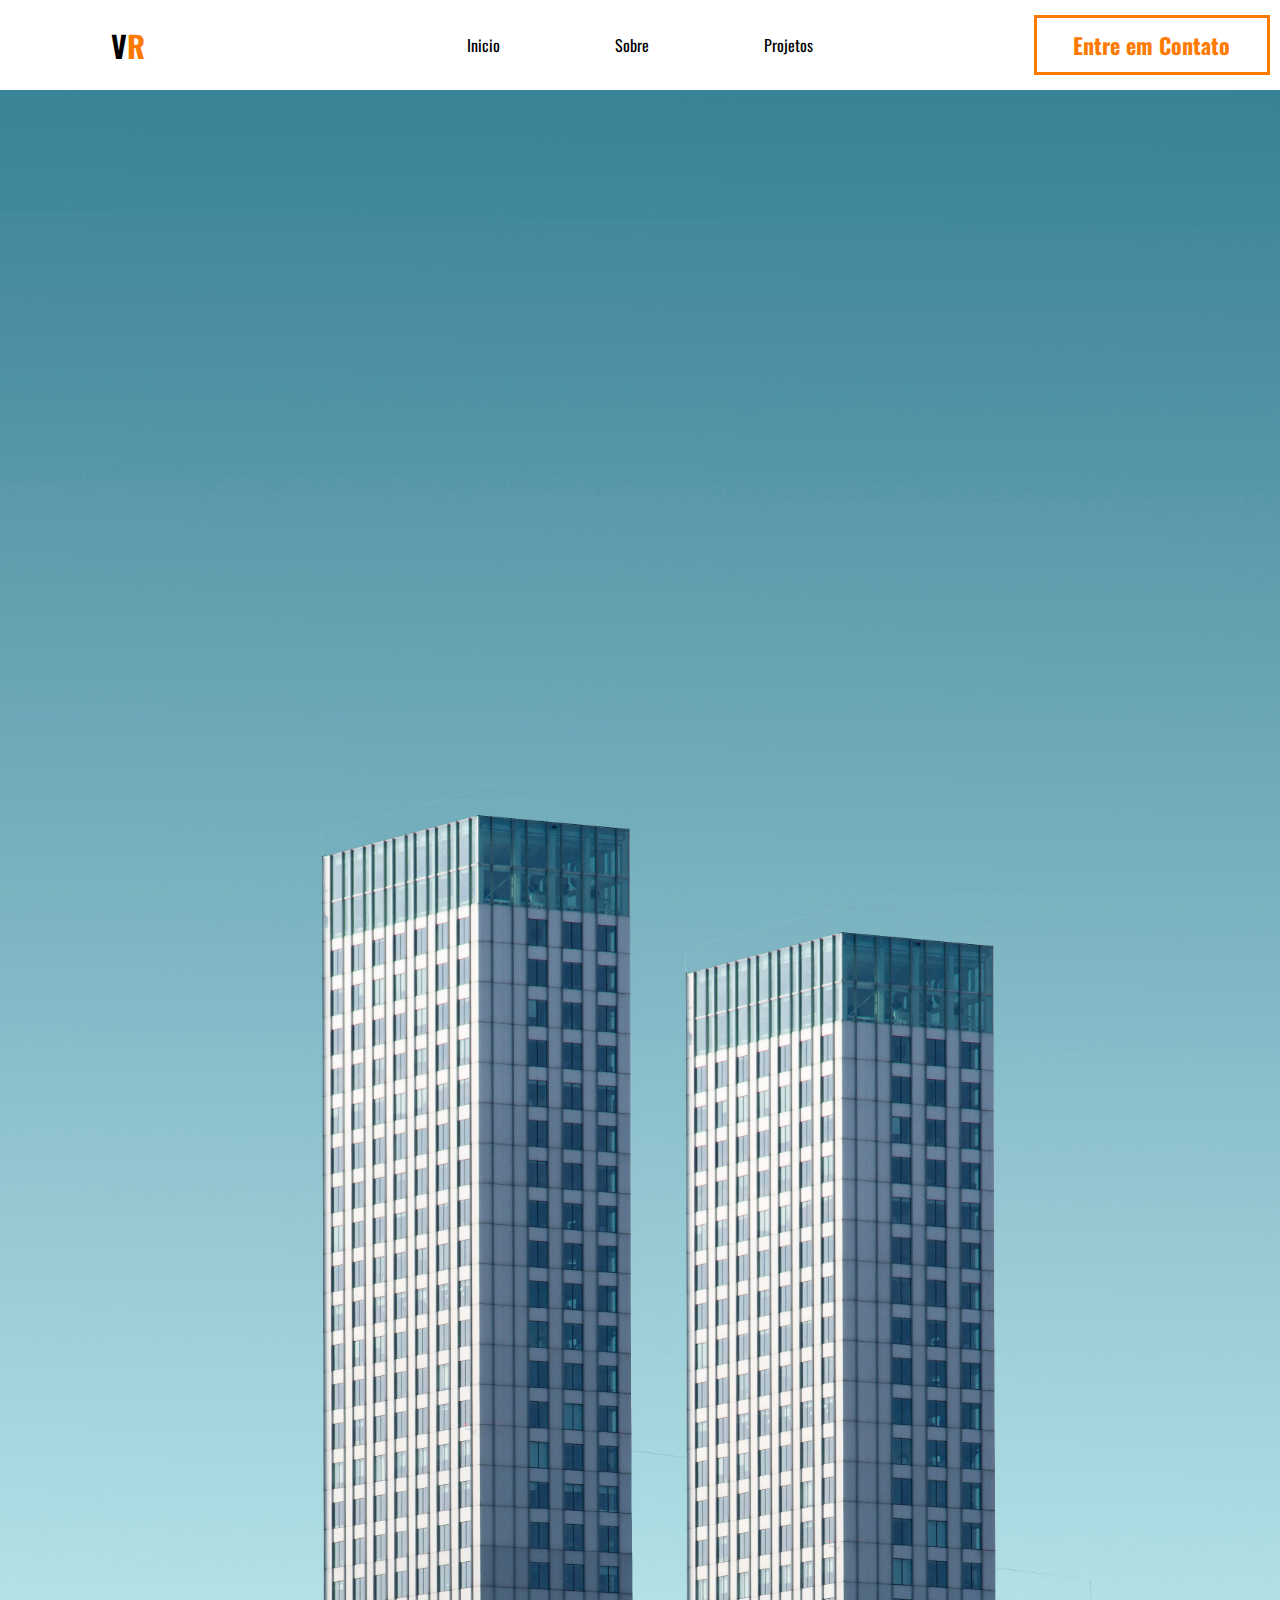
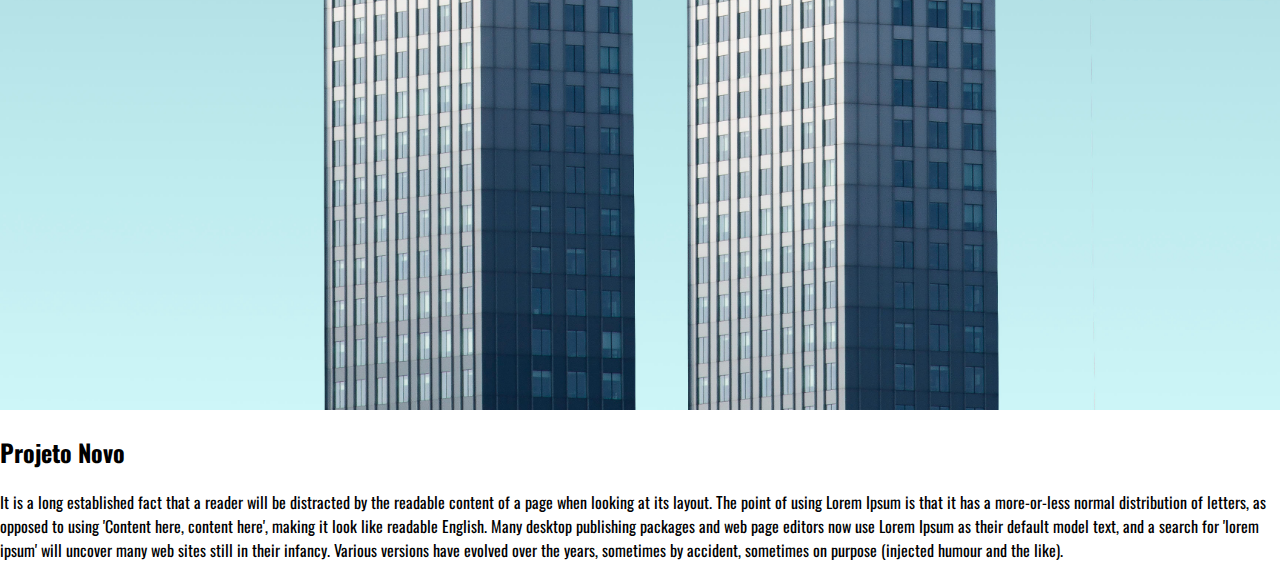
<file: projeto.html>
<!DOCTYPE html>
<html lang="pt-bt" dir="ltr">
  <head>
    <meta charset="utf-8">
    <link rel="stylesheet" href="css/style.css">
    <meta name="viewport" content="width=device-width, initial-scale=1.0">
    <script src="js/script.js"></script>
  </head>
  <body>
    <nav>
      <h1 id="logonav">V<span>R</span></h1>
      <div id="menu_itens">
          <div id="menu_itens_container">
              <p><a href="index.html">Inicio</a></p>
              <p><a href="sobre.html">Sobre</a></p>
              <p><a href="projetos.html">Projetos</a></p>
          </div>
      </div>
      <div id="container_contato" onclick="mostrarjanela()">
          <div id="container_border">
              <h1>Entre em Contato</h1>
          </div>
      </div>
    </nav>
    <div id="container_janela" onclick="fecharjanela()">
      <div id="janela_contato">
        <h1>Telefone:</h1>
        <p>(51) 99403-5051</p>
        <h1>Email:</h1>
        <p>vrengenhariacivil@email.com</p>
      </div>
    </div>
    <section>

          <div class="form-predio">
            <img src="assets/predio3.jpg" alt="Prédio" height="100%" width="100%;">
          </div>

        <div class="form-sobre">
          <h2>Projeto Novo</h2>
          <p>It is a long established fact that a reader will be distracted by the readable content of a page when looking at its layout. The point of using Lorem Ipsum is that it has a more-or-less normal distribution of letters, as opposed to using 'Content here, content here', making it look like readable English. Many desktop publishing packages and web page editors now use Lorem Ipsum as their default model text, and a search for 'lorem ipsum' will uncover many web sites still in their infancy. Various versions have evolved over the years, sometimes by accident, sometimes on purpose (injected humour and the like).</p>
        </div>

    </section>
  </body>
</html>
</file>
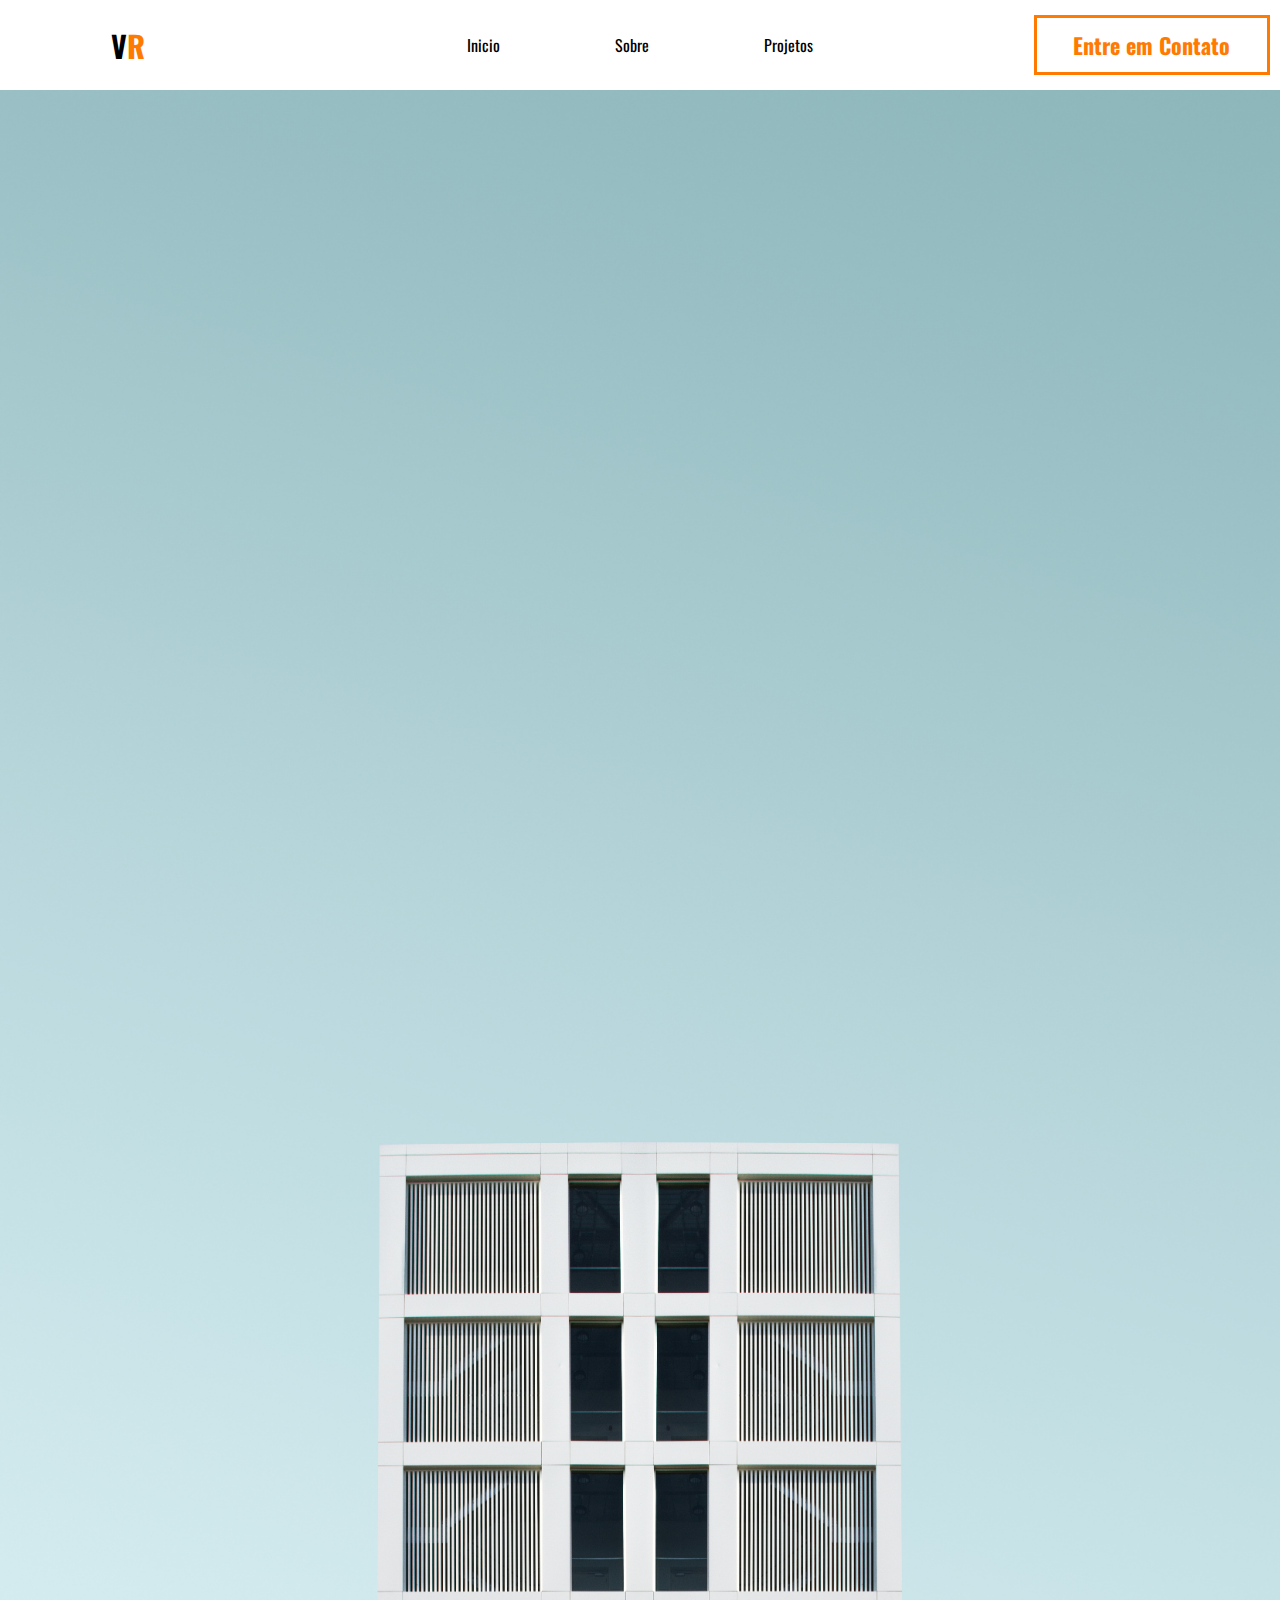
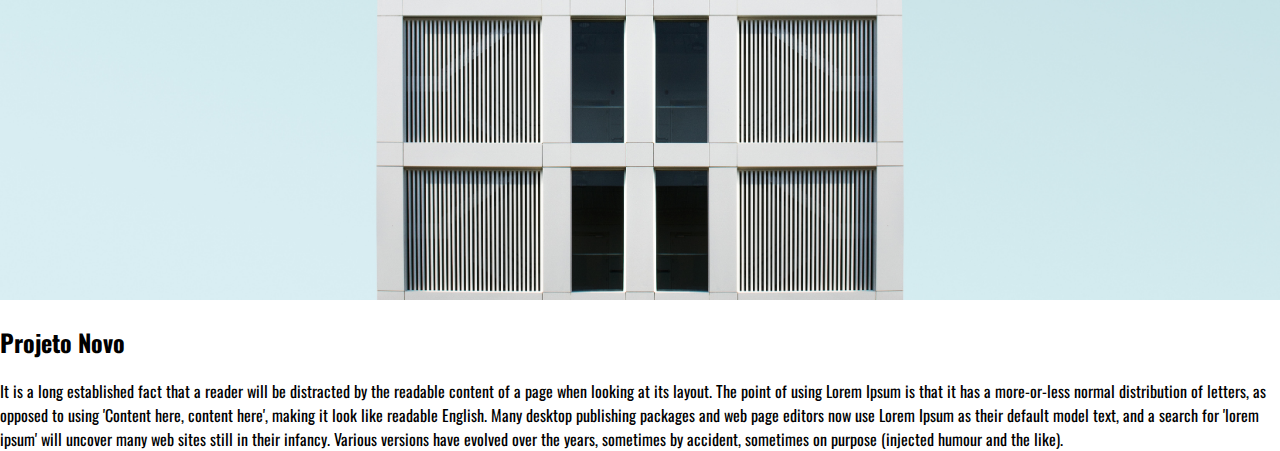
<file: projeto2.html>
<!DOCTYPE html>
<html lang="pt-bt" dir="ltr">
  <head>
    <meta charset="utf-8">
    <link rel="stylesheet" href="css/style.css">
    <meta name="viewport" content="width=device-width, initial-scale=1.0">
    <script src="js/script.js"></script>
  </head>
  <body>
    <nav>
      <h1 id="logonav">V<span>R</span></h1>
      <div id="menu_itens">
        <div id="menu_itens_container">
          <p><a href="index.html">Inicio</a></p>
          <p><a href="sobre.html">Sobre</a></p>
          <p><a href="projetos.html">Projetos</a></p>
        </div>
      </div>
      <div id="container_contato" onclick="mostrarjanela()">
        <div id="container_border">
            <h1>Entre em Contato</h1>
        </div>
      </div>
    </nav>
    <div id="container_janela" onclick="fecharjanela()">
      <div id="janela_contato">
        <h1>Telefone:</h1>
        <p>(51) 99403-5051</p>
        <h1>Email:</h1>
        <p>vrengenhariacivil@email.com</p>
      </div>
    </div>
    <section>

          <div class="form-predio">
            <img src="assets/predio4.jpg" alt="Prédio" height="100%" width="100%;">
          </div>

        <div class="form-sobre">
          <h2>Projeto Novo</h2>
          <p>It is a long established fact that a reader will be distracted by the readable content of a page when looking at its layout. The point of using Lorem Ipsum is that it has a more-or-less normal distribution of letters, as opposed to using 'Content here, content here', making it look like readable English. Many desktop publishing packages and web page editors now use Lorem Ipsum as their default model text, and a search for 'lorem ipsum' will uncover many web sites still in their infancy. Various versions have evolved over the years, sometimes by accident, sometimes on purpose (injected humour and the like).</p>
        </div>

    </section>
  </body>
</html>
</file>
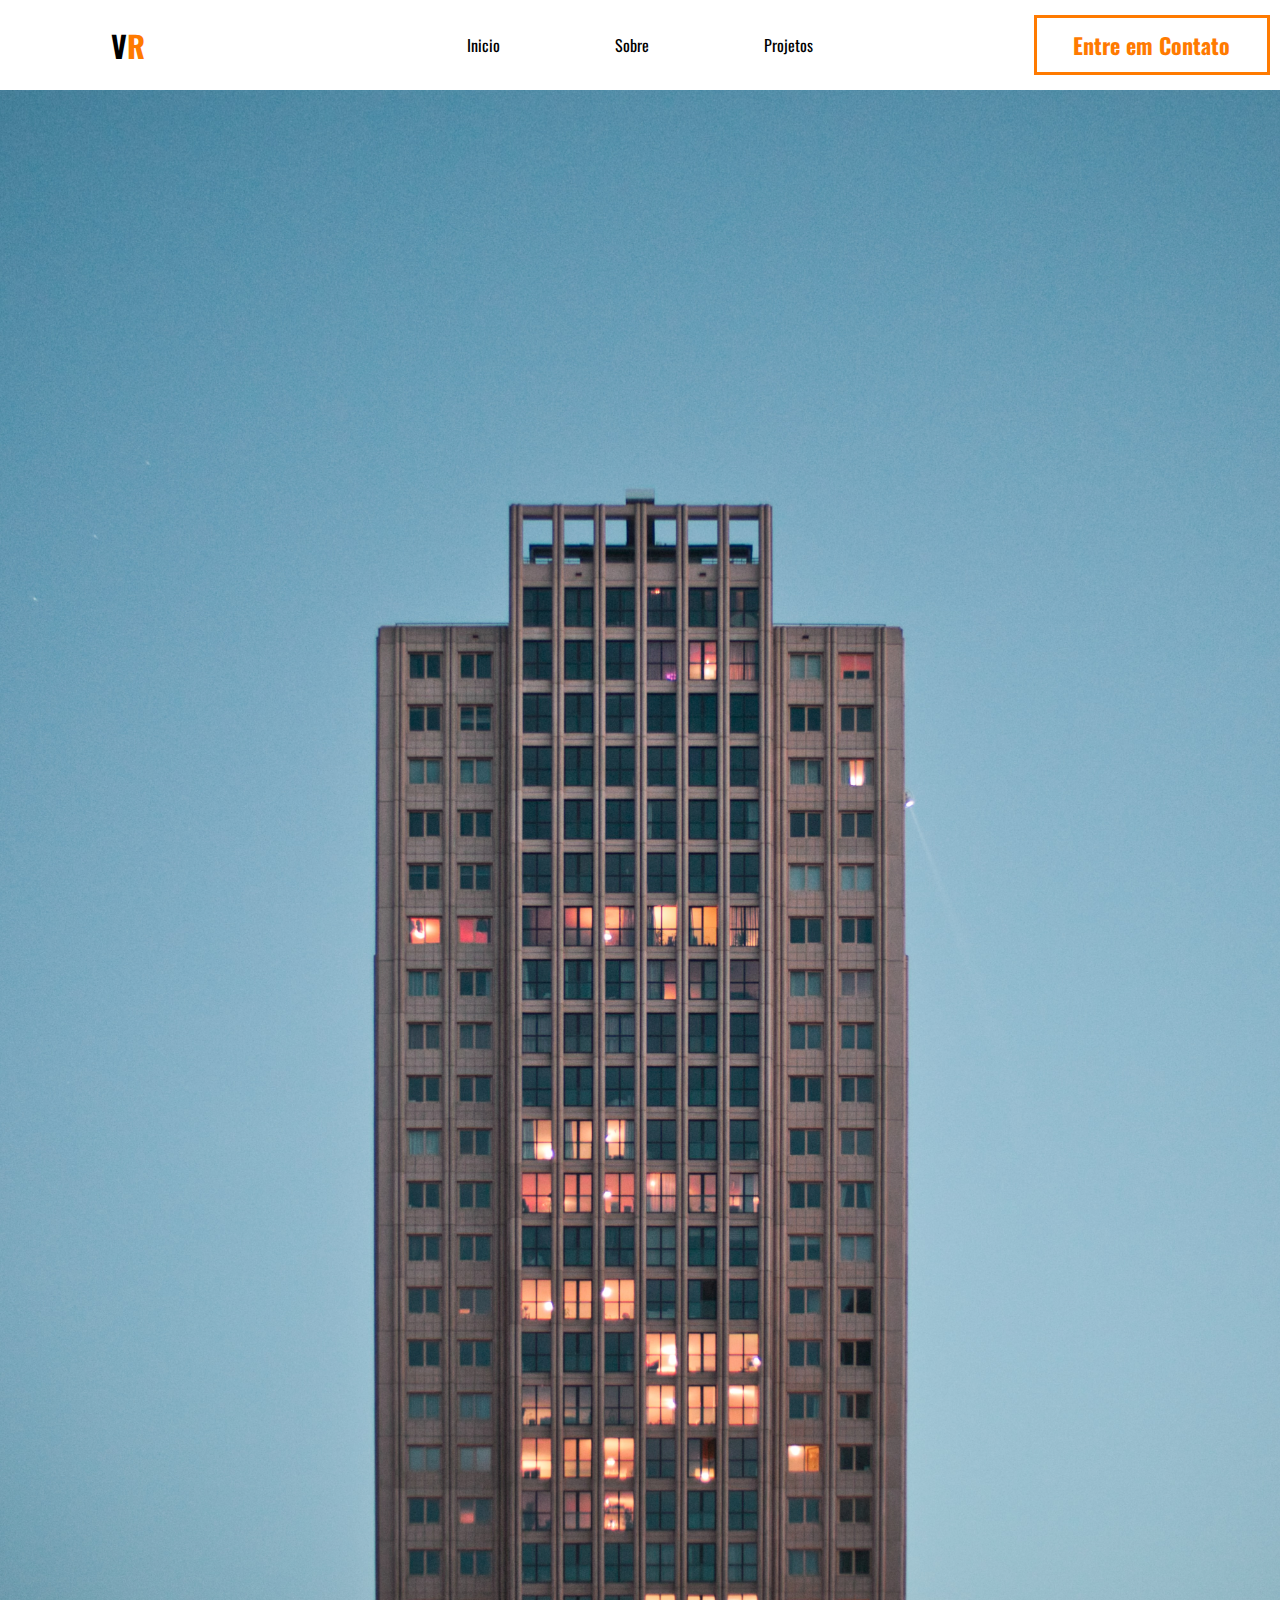
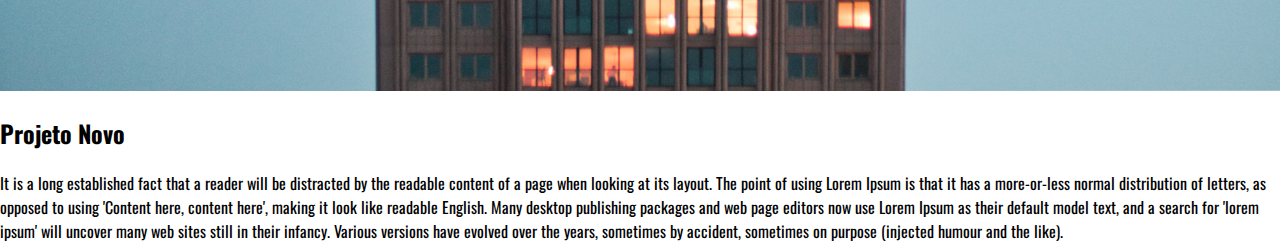
<file: projeto3.html>
<!DOCTYPE html>
<html lang="pt-bt" dir="ltr">
  <head>
    <meta charset="utf-8">
    <link rel="stylesheet" href="css/style.css">
    <meta name="viewport" content="width=device-width, initial-scale=1.0">
    <script src="js/script.js"></script>
  </head>
  <body>
    <nav>
      <h1 id="logonav">V<span>R</span></h1>
      <div id="menu_itens">
        <div id="menu_itens_container">
          <p><a href="index.html">Inicio</a></p>
          <p><a href="sobre.html">Sobre</a></p>
          <p><a href="projetos.html">Projetos</a></p>
        </div>
      </div>
      <div id="container_contato" onclick="mostrarjanela()">
        <div id="container_border">
            <h1>Entre em Contato</h1>
        </div>
      </div>
    </nav>
    <div id="container_janela" onclick="fecharjanela()">
      <div id="janela_contato">
        <h1>Telefone:</h1>
        <p>(51) 99403-5051</p>
        <h1>Email:</h1>
        <p>vrengenhariacivil@email.com</p>
      </div>
    </div>
    <section>

          <div class="form-predio">
            <img src="assets/predio5.jpg" alt="Prédio" height="100%" width="100%;">
          </div>

        <div class="form-sobre">
          <h2>Projeto Novo</h2>
          <p>It is a long established fact that a reader will be distracted by the readable content of a page when looking at its layout. The point of using Lorem Ipsum is that it has a more-or-less normal distribution of letters, as opposed to using 'Content here, content here', making it look like readable English. Many desktop publishing packages and web page editors now use Lorem Ipsum as their default model text, and a search for 'lorem ipsum' will uncover many web sites still in their infancy. Various versions have evolved over the years, sometimes by accident, sometimes on purpose (injected humour and the like).</p>
        </div>

    </section>
  </body>
</html>
</file>
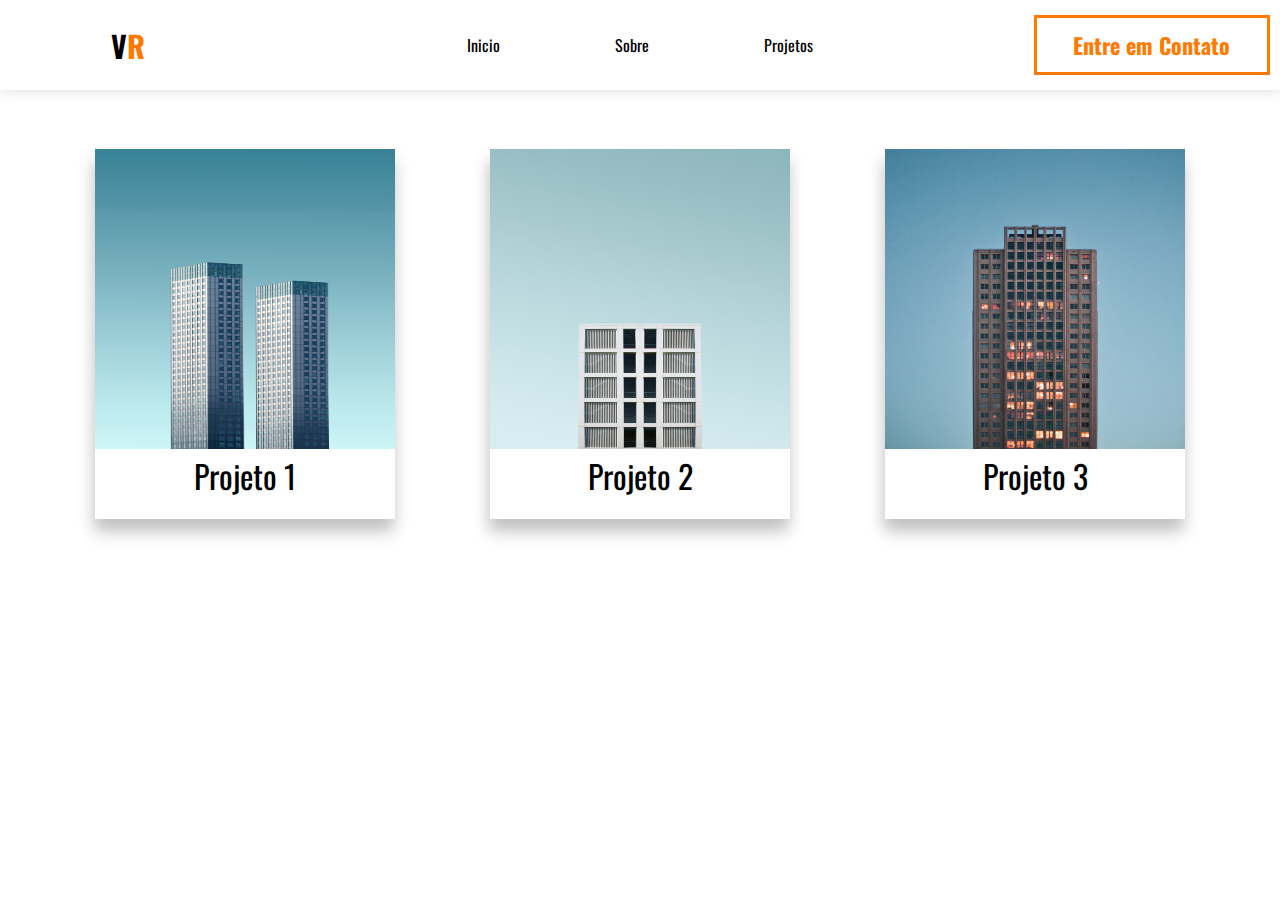
<file: projetos.html>
<!DOCTYPE html>
<html lang="pt-bt" dir="ltr">
  <head>
    <meta charset="utf-8">
    <link rel="stylesheet" href="css/style.css">
    <meta name="viewport" content="width=device-width, initial-scale=1.0">
    <script src="js/script.js"></script>
    </script>
  </head>
  <body id="body_projetos">
    <nav>
      <h1 id="logonav">V<span>R</span></h1>
      <div id="menu_itens">
          <div id="menu_itens_container">
              <p><a href="index.html">Inicio</a></p>
              <p><a href="sobre.html">Sobre</a></p>
              <p><a href="projetos.html">Projetos</a></p>
          </div>
      </div>
      <div id="container_contato" onclick="mostrarjanela()">
          <div id="container_border">
              <h1>Entre em Contato</h1>
          </div>
      </div>
    </nav>
    <div id="container_janela" onclick="fecharjanela()">
      <div id="janela_contato">
        <h1>Telefone:</h1>
        <p>(51) 99403-5051</p>
        <h1>Email:</h1>
        <p>vrengenhariacivil@email.com</p>
      </div>
    </div>
    <section>
      <div id="container_projetos">
        <div class="form-predios">
          <a href="projeto.html"><img src="assets/predio3.jpg" alt="Prédio" height="100%" width="100%;">
          <p class="titulos">Projeto 1</p></a>
        </div>
        <div class="form-predios1">
          <a href="projeto2.html"> <img src="assets/predio4.jpg" alt="Prédio" height="100%" width="100%;">
          <p class="titulos">Projeto 2</p></a>
        </div>
        <div class="form-predios2">
          <a href="projeto3.html"> <img src="assets/predio5.jpg" alt="Prédio" height="100%" width="100%;">
          <p class="titulos">Projeto 3</p></a>
        </div>
      </div>
    </section>
  </body>
</html>
</file>
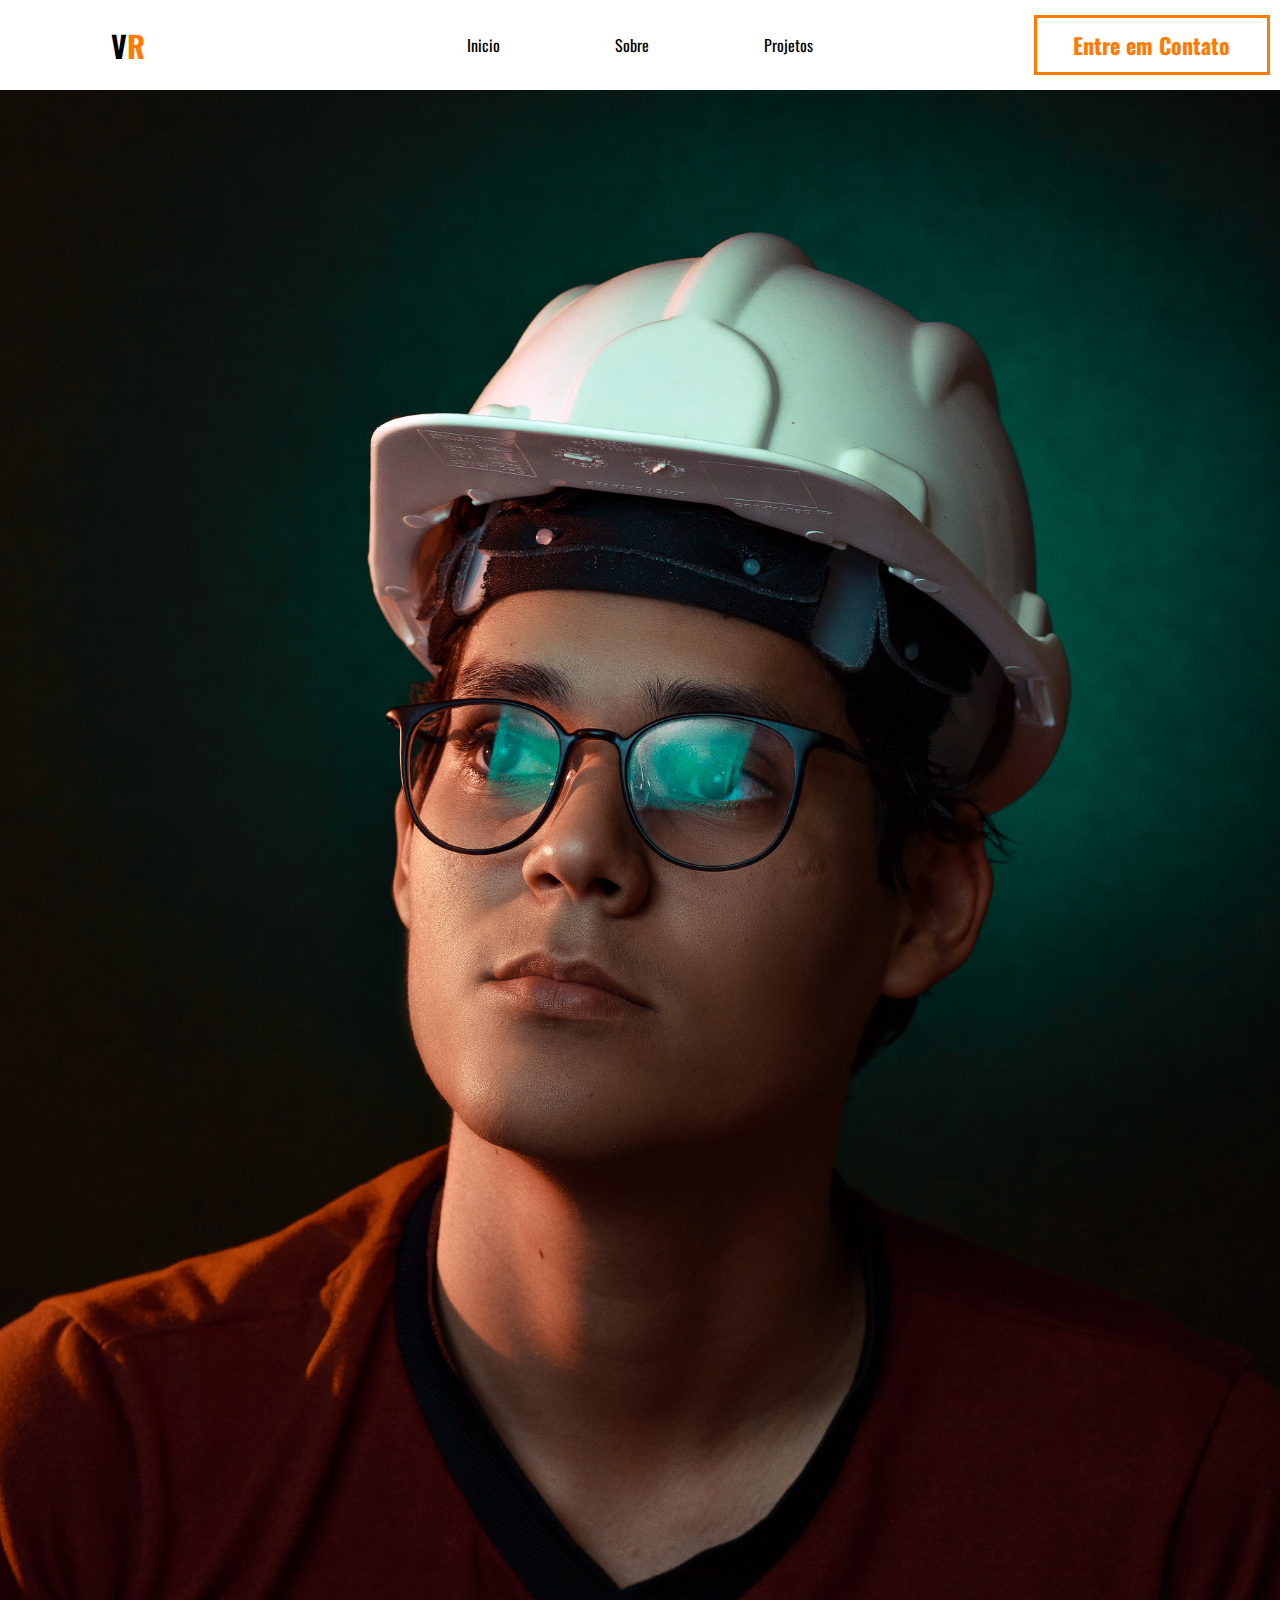
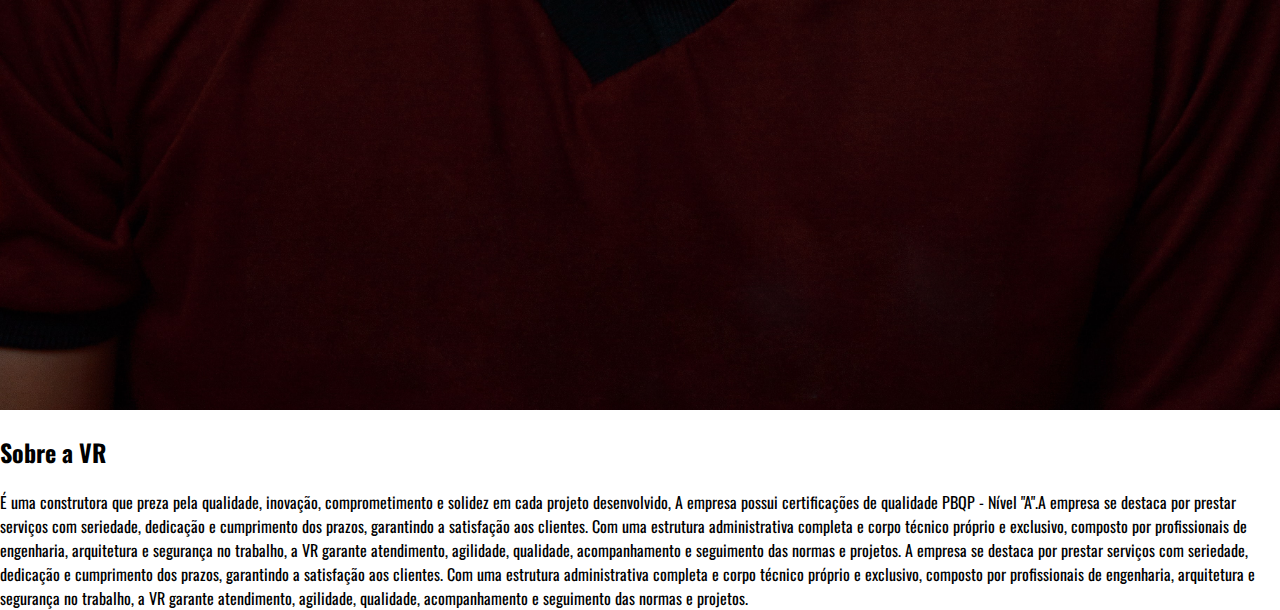
<file: sobre.html>
<!DOCTYPE html>
<html lang="pt-bt" dir="ltr">
  <head>
    <meta charset="utf-8">
    <link rel="stylesheet" href="css/style.css">
    <meta name="viewport" content="width=device-width, initial-scale=1.0">
    <script src="js/script.js"></script>
    <title>sobre</title>
  </head>
  <body>
    <nav>
      <h1 id="logonav">V<span>R</span></h1>
      <div id="menu_itens">
          <div id="menu_itens_container">
              <p><a href="index.html">Inicio</a></p>
              <p><a href="sobre.html">Sobre</a></p>
              <p><a href="projetos.html">Projetos</a></p>
          </div>
      </div>
      <div id="container_contato" onclick="mostrarjanela()">
          <div id="container_border">
              <h1>Entre em Contato</h1>
          </div>
      </div>
    </nav>
    <div id="container_janela" onclick="fecharjanela()">
      <div id="janela_contato">
        <h1>Telefone:</h1>
        <p>(51) 99403-5051</p>
        <h1>Email:</h1>
        <p>vrengenhariacivil@email.com</p>
      </div>
    </div>
    <section>

          <div class="form-predio">
            <img src="assets/images/engenheiro.jpg" alt="Prédio" height="100%" width="100%;">
          </div>

        <div class="form-sobre">
          <h2>Sobre a VR</h2>
          <p>É uma construtora que preza pela qualidade, inovação, comprometimento e solidez em cada projeto desenvolvido, A empresa possui certificações de qualidade PBQP - Nível "A".A empresa se destaca por prestar serviços com seriedade, dedicação e cumprimento dos prazos, garantindo a satisfação aos clientes. Com uma estrutura administrativa completa e corpo técnico próprio e exclusivo, composto por profissionais de engenharia, arquitetura e segurança no trabalho, a VR garante atendimento, agilidade, qualidade, acompanhamento e seguimento das normas e projetos. A empresa se destaca por prestar serviços com seriedade, dedicação e cumprimento dos prazos, garantindo a satisfação aos clientes. Com uma estrutura administrativa completa e corpo técnico próprio e exclusivo, composto por profissionais de engenharia, arquitetura e segurança no trabalho, a VR garante atendimento, agilidade, qualidade, acompanhamento e seguimento das normas e projetos. </p>
        </div>

    </section>
  </body>
</html>
</file>
<file: css/style.css>
/* fontes */
@import url('https://fonts.googleapis.com/css?family=Oswald&display=swap');

body, html{
    margin: 0;
    padding: 0;
    height: 100%;
}

h1, h2, p{
    font-family: 'Oswald', sans-serif;
}

#body_index p{
    font-family: 'Oswald', sans-serif;
    color: white;
}   

#body_index h1{
    font-family: 'Oswald', sans-serif;
    color: white;
}   

#body_projetos p{
    font-family: 'Oswald', sans-serif;
    color: black;
}   

#body_projetos h1{
    font-family: 'Oswald', sans-serif;
    color: black;
}   

#body_index{
    background-color: #969696;
    background-image: url('../assets/images/backgroundphoto.png');
    background-size: cover;
    background-repeat: no-repeat;
}

#body_index nav{
    box-shadow: none;
}

nav a:visited{
    color: black;
}

nav a:link{
    color: black;
}

#body_index nav a:link{
    color: #fff;
}

#body_index nav a:visited{
    color: #FFF;
}

#body_index nav a:hover{
    color: #FF7A00;
}

nav a:hover {
    color: #FF7A00 !important;
}

nav{
    display: flex;
    width: 100%;
    height: 10%;
    box-shadow: 1px -4px 16px rgba(0, 0, 0, 0.25);
}

#logonav{
    font-family: 'Oswald', sans-serif;
    font-size: 30px;
    margin: auto 0 auto 0;
    width: 20%;
    text-align: center;
}

#logonav span{
    color: #FF7A00;

}
#menu_itens{
    display: flex;
    width: 60%;
}

#menu_itens_container p{
    margin: auto;
    text-transform: capitalize;
    
}

#menu_itens_container a{
    text-decoration: none;
}

#menu_itens_container{
    margin: auto;
    width: 60%;
    display: flex;
    height: 100%;
}

#container_contato{
    width: 20%;
    display: flex;
}

#container_border{
    margin: auto;
    border: solid 3px;
    border-color: #FF7A00;
    display: flex;
    width: 90%;
    height: 60%;
}

#container_border h1{
    margin: auto;
    color: #FF7A00;
    font-size: 22px;
}

#container_border:hover{
  background-color: #FF7A00;
}

#container_border:hover h1{
  color: white;
}

#container_janela{
  position: absolute;
  width: 100%;
  height: 100%;
  top: 0;
  left: 0;
  display: none;
}

#janela_contato{
  position: absolute;
  width: 70vw;
  height: 70vh;
  background-color: white;
  left: 0;
  right: 0;
  top: 0;
  bottom: 0;
  margin: auto;
  box-shadow: 0px 0px 1px 100vmax  rgba(0,0,0,0.6);
}

#janela_contato p{
    text-align: center;
    color: black;
    font-size: 35px;
}

#janela_contato h1{
    text-align: center;
    color: black;
    font-size: 35px;
}

#janela_contato p:nth-child(2){
    text-transform: uppercase;
}
/* main */


#text_container{
    width: 100%;
    height: 90%;
}

#filler{
    height: 37%;
}

#text_container h1{
    color: white;
    margin: 0;
    line-height: 74px;
    font-size: 66px;
    padding-left: 66px;
    text-transform: uppercase;

}
#text_container p{
    padding-left: 66px;
    font-size: 22px;
    line-height: 23px;
}

#text_main{
    background-color: white;
    width: fit-content;
   
}

/* projetos.html */

#container_projetos{
    width: 100%;
    height: fit-content;
    display: flex;
    justify-content: space-evenly;
    margin-bottom: auto;
    margin-top: 58.5px;
}

#container_projetos img{
    max-height: 300px;
}

#body_projetos section{
    height: 90%;
    width: 100%;
    display: flex;
}

.titulos{
    text-align: center;
    width: 100%;
    color: black;
    font-size: 32px;
    margin: -1px 0px 0;
}

#container_projetos a{
    text-decoration: none;
}

.form-predios {
    width: 30%;
    height: 370px;
    max-width: 300px;
    box-shadow: -1px 12px 15px rgba(0, 0, 0, 0.25);
  }

  .form-predios1 {
    width: 30%;
    height: 370px;
    max-width: 300px;
    box-shadow: -1px 12px 15px rgba(0, 0, 0, 0.25);
  }

  .form-predios2 {
    width: 30%;
    max-width: 300px;
    height: 370px;
    box-shadow: -1px 12px 15px rgba(0, 0, 0, 0.25);
  }


  /* media queries */

  @media screen and (max-width: 768px){
    #container_border h1{
        font-size: 21px;
    }

    #text_container h1 {
        line-height: 57px;
        font-size: 49px;
    }

    #text_container p{
        font-size: 18px;
    }

   
  }
  
  
  @media screen and (max-width: 425px){
    #logonav{
        width: 22%;
    }

    #container_contato{
        width: 22%;
    }

    #menu_itens{
        width: 56%;
    }

    #container_border h1{
        font-size: 13px;

    }

    #text_container h1 {
        line-height: 33px;
        font-size: 28px;
        padding-left: 43px;
    }

    #text_container p{
        font-size: 13px;
        padding-left: 43px;
        line-height: 15px;
    }
    
    #container_projetos{
        flex-wrap: wrap;
        margin-top: 0;
    }

    .form-predios, .form-predios1, .form-predios2{
        width: auto;
        height: auto;
        margin-top: 5%;
    }

  }
</file>
